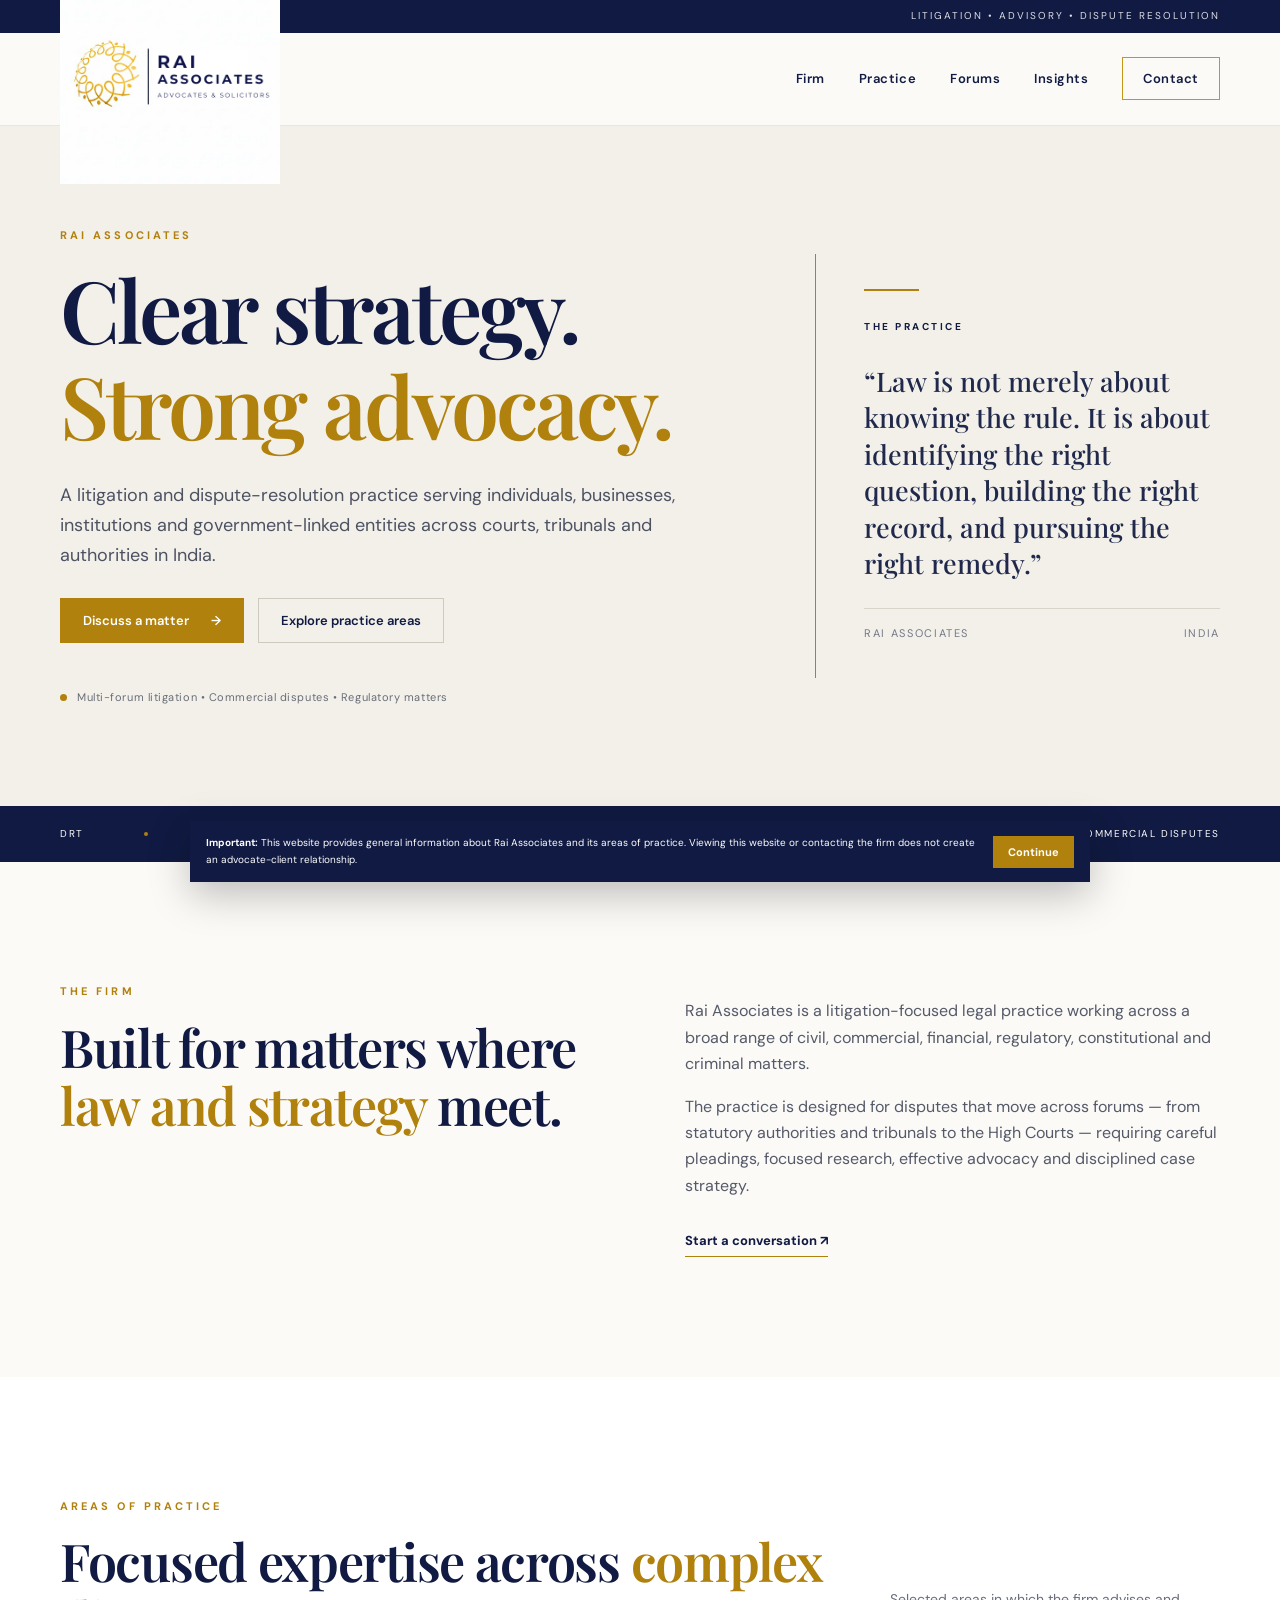
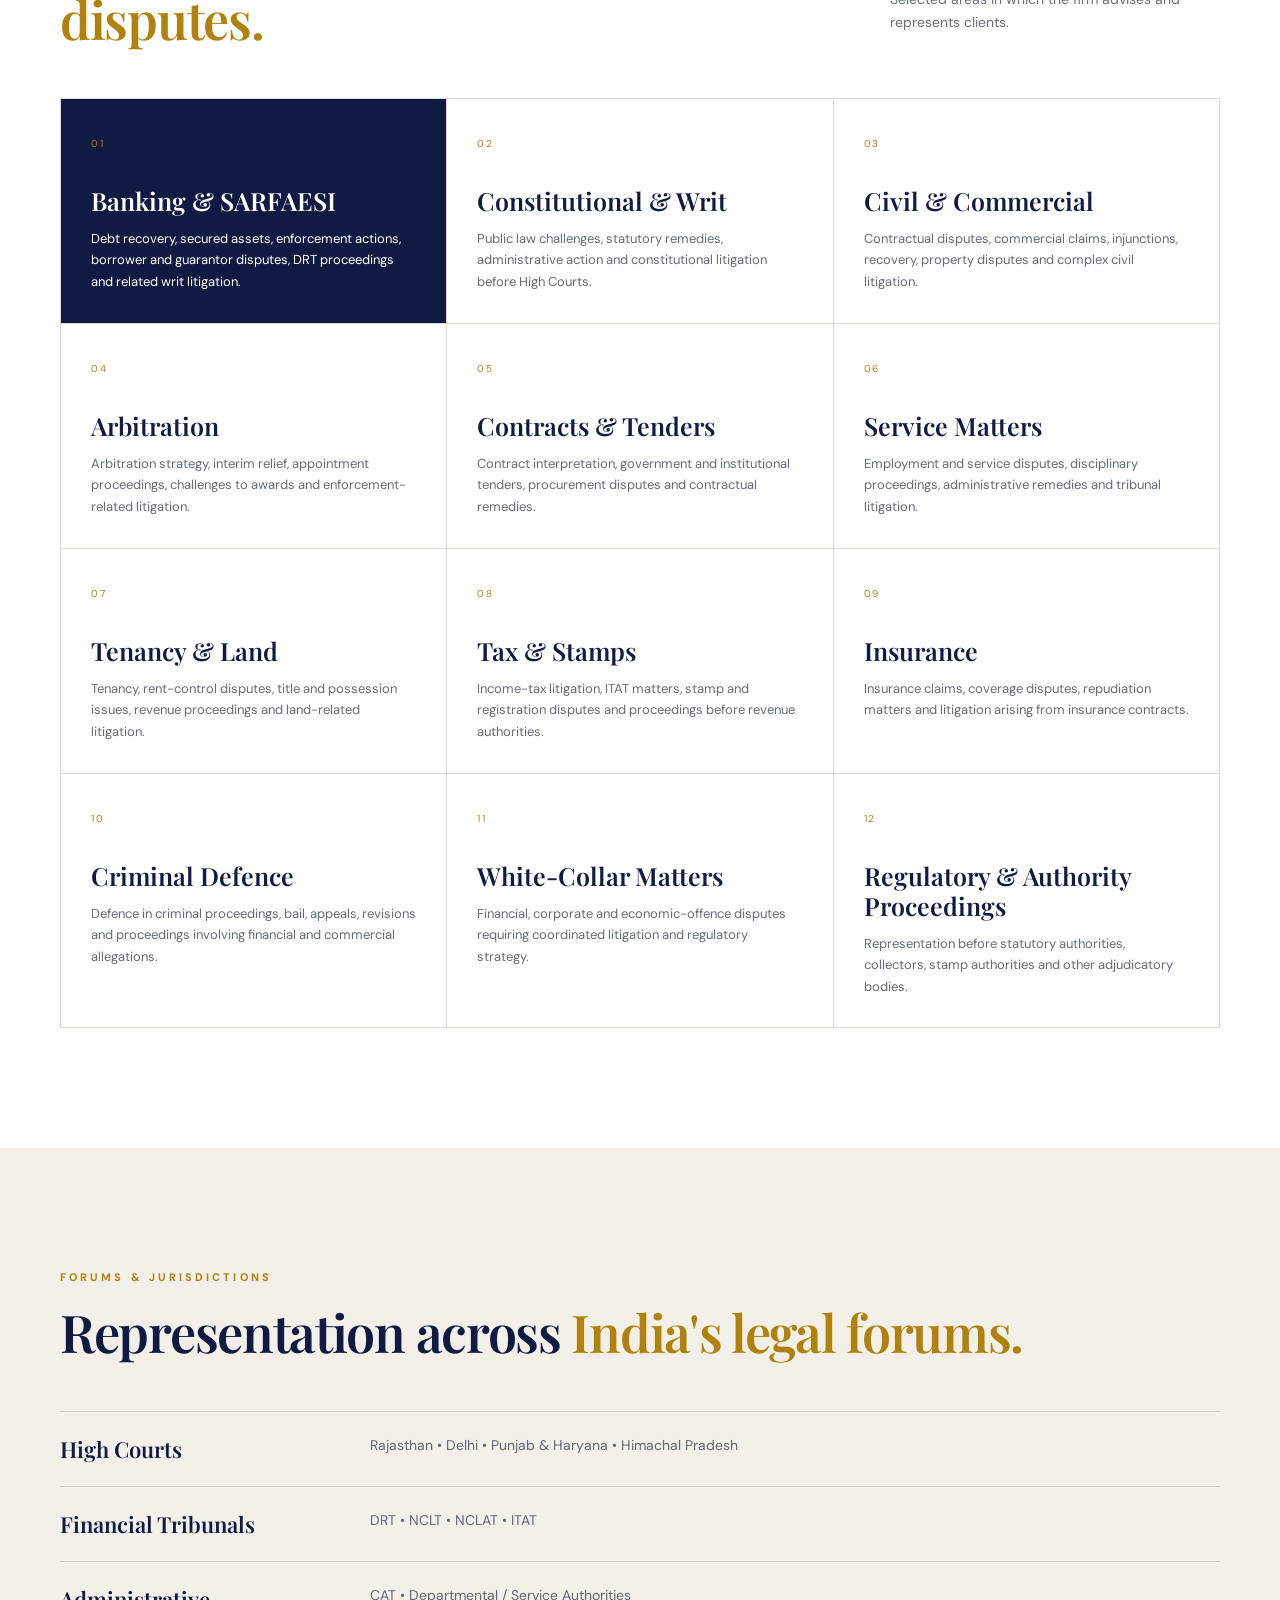
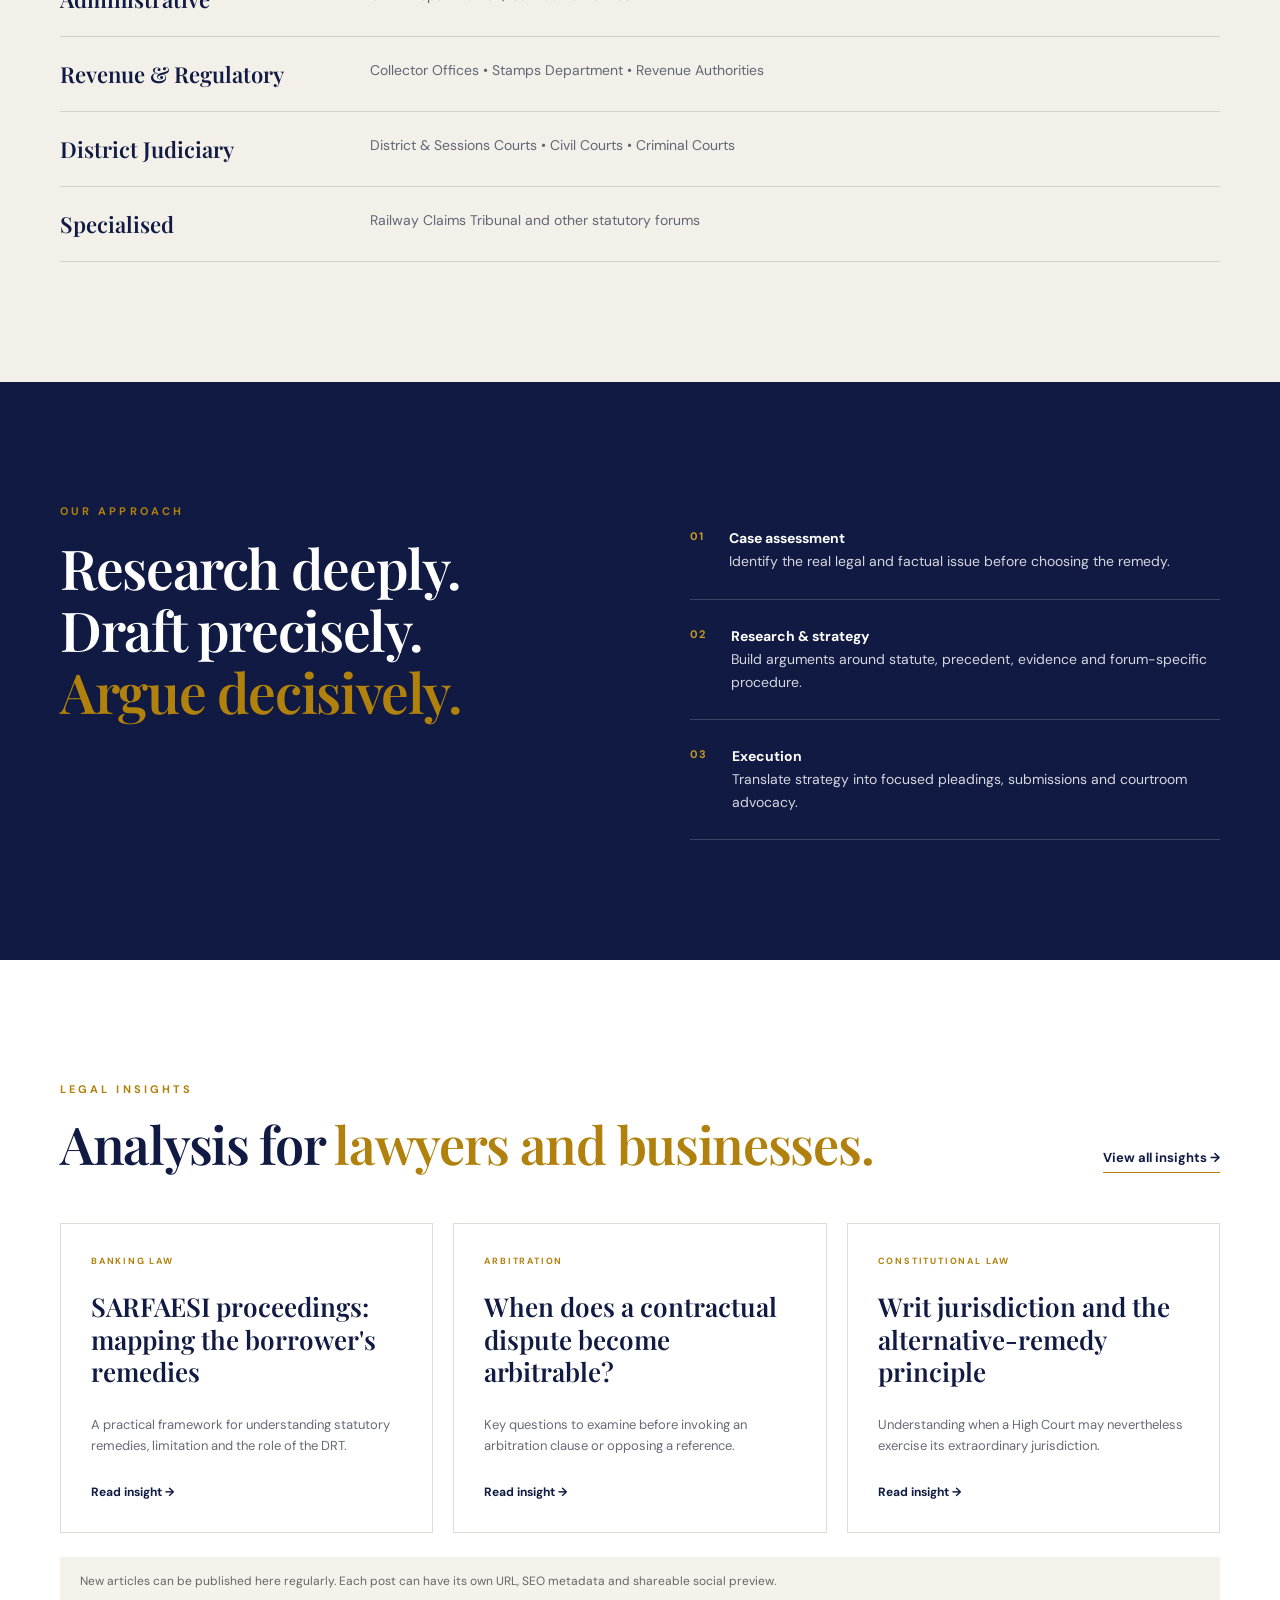
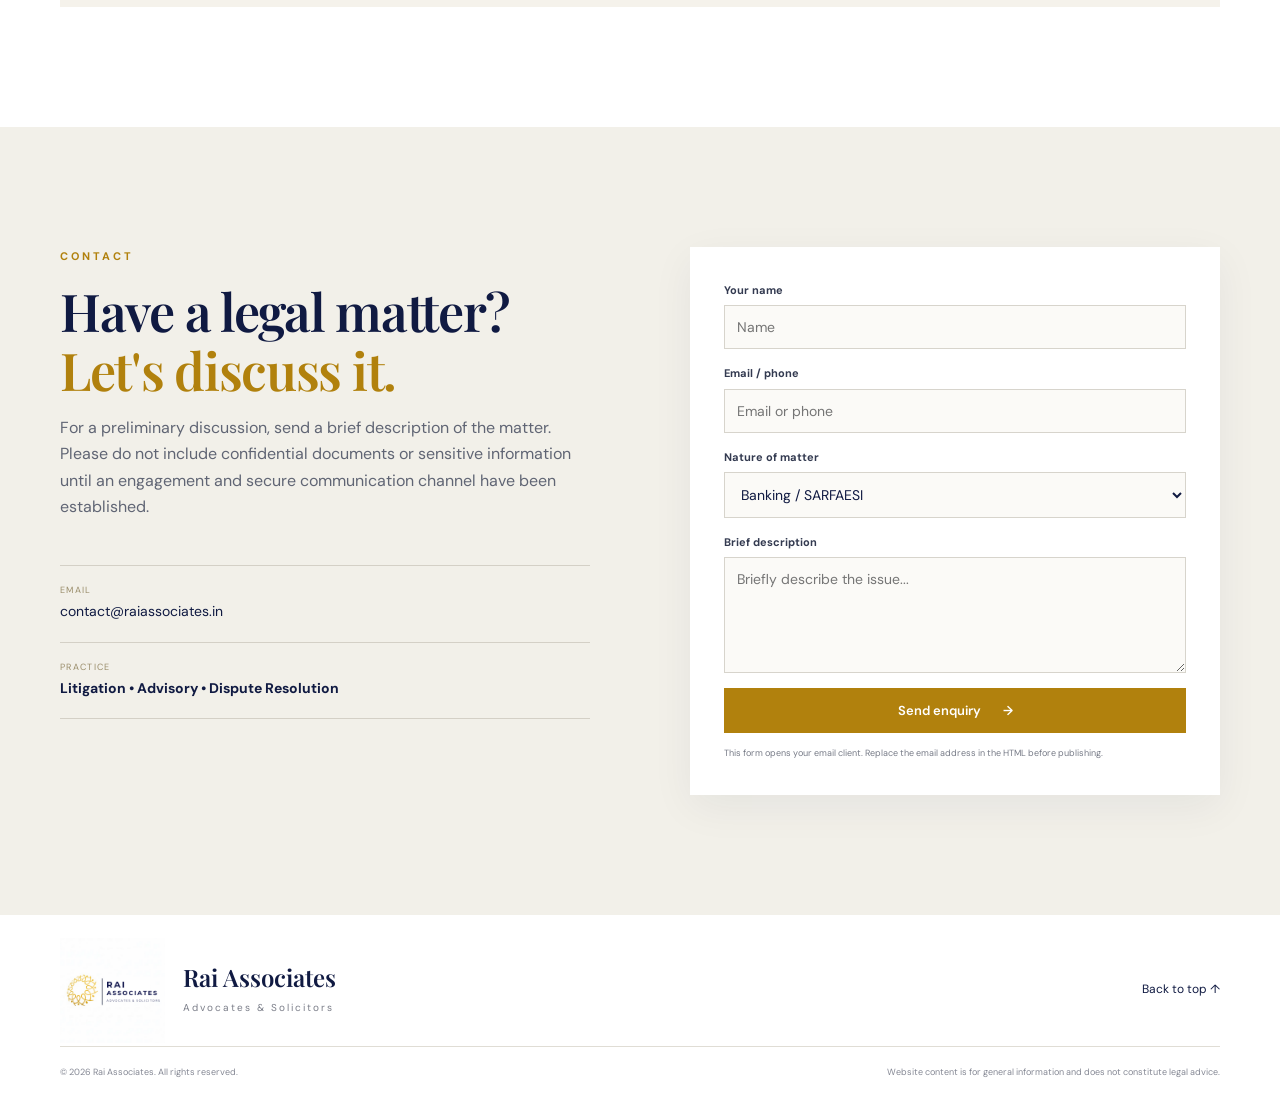
<file: index.html>
﻿<!doctype html>

<html lang="en">


<head>
  
<meta charset="utf-8">
  
<meta name="viewport" content="width=device-width, initial-scale=1">
  
<meta name="description" content="Rai Associates — Advocates & Solicitors. Litigation, banking, SARFAESI, constitutional, civil, arbitration, commercial, service, tenancy, land, insurance, criminal defence and white-collar matters across India.">
  

<title>Rai Associates | Advocates & Solicitors</title>
  
<link rel="icon" href="RAI.png">
  <link rel="preconnect" href="https://fonts.googleapis.com">
 
<link rel="preconnect" href="https://fonts.gstatic.com" crossorigin>
  
<link href="https://fonts.googleapis.com/css2?family=DM+Sans:wght@400;500;600;700&family=Playfair+Display:wght@500;600;700&display=swap" rel="stylesheet">
 
<link rel="stylesheet" href="styles.css">
</head>


<body>
 


 <div class="topline">
   
 <div class="container top-inner">
      
<span>ADVOCATES &amp; SOLICITORS</span>
      
<span>Litigation • Advisory • Dispute Resolution</span>
    </div>
  
</div>

  <header class="site-header" id="home">
    <div class="container nav-wrap">
     
 <a class="brand" href="#home" aria-label="Rai Associates home">
        <img src="RAI.png" alt="Rai Associates logo">
      
</a>
      <button class="menu-btn" aria-label="Open navigation" aria-expanded="false">☰</button>
  
    <nav class="nav" aria-label="Primary navigation">
  
      <a href="#about">Firm</a>
        
<a href="#practice">Practice</a>
        <a href="#forums">Forums</a>
   
    <a href="#insights">Insights</a>
        <a href="#contact" class="nav-cta">Contact</a>
 
     </nav>
    </div>
  </header>

  <main>
    <section class="hero">
      <div class="hero-grid container">
       
 <div class="hero-copy">
          <p class="eyebrow">RAI ASSOCIATES</p>
      
    <h1>Clear strategy.<br><em>Strong advocacy.</em></h1>
       
   <p class="hero-text">A litigation and dispute-resolution practice serving individuals, businesses, institutions and government-linked entities across courts, tribunals and authorities in India.</p>
          <div class="hero-actions">
           
 <a href="#contact" class="btn btn-primary">Discuss a matter <span>→</span></a>
    
        <a href="#practice" class="btn btn-ghost">Explore practice areas</a>
          </div>
     
     <div class="hero-note">
            <span class="gold-dot"></span>
           
 <span>Multi-forum litigation • Commercial disputes • Regulatory matters</span>
          </div>
        </div>
        <div class="hero-panel">
          <div class="panel-rule"></div>
          <p class="panel-kicker">THE PRACTICE</p>
          <p class="panel-quote">“Law is not merely about knowing the rule. It is about identifying the right question, building the right record, and pursuing the right remedy.”</p>
          <div class="panel-meta">
            <span>Rai Associates</span>
            <span>India</span>
          </div>
        </div>
      </div>
    </section>

    <section class="ticker">
      <div class="container ticker-inner">
        <span>DRT</span><i></i><span>NCLT / NCLAT</span><i></i><span>HIGH COURTS</span><i></i><span>ITAT</span><i></i><span>CAT</span><i></i><span>RCT</span><i></i><span>COMMERCIAL DISPUTES</span>
      </div>
    </section>

    <section class="section about" id="about">
      <div class="container two-col">
        <div>
          <p class="eyebrow">THE FIRM</p>
          <h2>Built for matters where <em>law and strategy</em> meet.</h2>
        </div>
        <div class="section-copy">
          <p>Rai Associates is a litigation-focused legal practice working across a broad range of civil, commercial, financial, regulatory, constitutional and criminal matters.</p>
          <p>The practice is designed for disputes that move across forums — from statutory authorities and tribunals to the High Courts — requiring careful pleadings, focused research, effective advocacy and disciplined case strategy.</p>
          <a class="text-link" href="#contact">Start a conversation <span>↗</span></a>
        </div>
      </div>
    </section>

    <section class="section practice" id="practice">
      <div class="container">
        <div class="section-head">
          <div>
            <p class="eyebrow">AREAS OF PRACTICE</p>
            <h2>Focused expertise across <em>complex disputes.</em></h2>
          </div>
          <p class="section-intro">Selected areas in which the firm advises and represents clients.</p>
        </div>
        <div class="practice-grid">
          <article class="practice-card featured">
            <span class="num">01</span><h3>Banking &amp; SARFAESI</h3>
            <p>Debt recovery, secured assets, enforcement actions, borrower and guarantor disputes, DRT proceedings and related writ litigation.</p>
          </article>
          <article class="practice-card"><span class="num">02</span><h3>Constitutional &amp; Writ</h3><p>Public law challenges, statutory remedies, administrative action and constitutional litigation before High Courts.</p></article>
          <article class="practice-card"><span class="num">03</span><h3>Civil &amp; Commercial</h3><p>Contractual disputes, commercial claims, injunctions, recovery, property disputes and complex civil litigation.</p></article>
          <article class="practice-card"><span class="num">04</span><h3>Arbitration</h3><p>Arbitration strategy, interim relief, appointment proceedings, challenges to awards and enforcement-related litigation.</p></article>
          <article class="practice-card"><span class="num">05</span><h3>Contracts &amp; Tenders</h3><p>Contract interpretation, government and institutional tenders, procurement disputes and contractual remedies.</p></article>
          <article class="practice-card"><span class="num">06</span><h3>Service Matters</h3><p>Employment and service disputes, disciplinary proceedings, administrative remedies and tribunal litigation.</p></article>
          <article class="practice-card"><span class="num">07</span><h3>Tenancy &amp; Land</h3><p>Tenancy, rent-control disputes, title and possession issues, revenue proceedings and land-related litigation.</p></article>
          <article class="practice-card"><span class="num">08</span><h3>Tax &amp; Stamps</h3><p>Income-tax litigation, ITAT matters, stamp and registration disputes and proceedings before revenue authorities.</p></article>
          <article class="practice-card"><span class="num">09</span><h3>Insurance</h3><p>Insurance claims, coverage disputes, repudiation matters and litigation arising from insurance contracts.</p></article>
          <article class="practice-card"><span class="num">10</span><h3>Criminal Defence</h3><p>Defence in criminal proceedings, bail, appeals, revisions and proceedings involving financial and commercial allegations.</p></article>
          <article class="practice-card"><span class="num">11</span><h3>White-Collar Matters</h3><p>Financial, corporate and economic-offence disputes requiring coordinated litigation and regulatory strategy.</p></article>
          <article class="practice-card"><span class="num">12</span><h3>Regulatory &amp; Authority Proceedings</h3><p>Representation before statutory authorities, collectors, stamp authorities and other adjudicatory bodies.</p></article>
        </div>
      </div>
    </section>

    <section class="section forums" id="forums">
      <div class="container">
        <div class="section-head">
          <div>
            <p class="eyebrow">FORUMS &amp; JURISDICTIONS</p>
            <h2>Representation across <em>India's legal forums.</em></h2>
          </div>
        </div>
        <div class="forum-list">
          <div><strong>High Courts</strong><span>Rajasthan • Delhi • Punjab &amp; Haryana • Himachal Pradesh</span></div>
          <div><strong>Financial Tribunals</strong><span>DRT • NCLT • NCLAT • ITAT</span></div>
          <div><strong>Administrative</strong><span>CAT • Departmental / Service Authorities</span></div>
          <div><strong>Revenue &amp; Regulatory</strong><span>Collector Offices • Stamps Department • Revenue Authorities</span></div>
          <div><strong>District Judiciary</strong><span>District &amp; Sessions Courts • Civil Courts • Criminal Courts</span></div>
          <div><strong>Specialised</strong><span>Railway Claims Tribunal and other statutory forums</span></div>
        </div>
      </div>
    </section>

    <section class="section approach">
      <div class="container">
        <div class="approach-box">
          <div>
            <p class="eyebrow">OUR APPROACH</p>
            <h2>Research deeply.<br>Draft precisely.<br><em>Argue decisively.</em></h2>
          </div>
          <div class="approach-points">
            <div><b>01</b><span><strong>Case assessment</strong><br>Identify the real legal and factual issue before choosing the remedy.</span></div>
            <div><b>02</b><span><strong>Research &amp; strategy</strong><br>Build arguments around statute, precedent, evidence and forum-specific procedure.</span></div>
            <div><b>03</b><span><strong>Execution</strong><br>Translate strategy into focused pleadings, submissions and courtroom advocacy.</span></div>
          </div>
        </div>
      </div>
    </section>

    <section class="section insights" id="insights">
      <div class="container">
        <div class="section-head">
          <div>
            <p class="eyebrow">LEGAL INSIGHTS</p>
            <h2>Analysis for <em>lawyers and businesses.</em></h2>
          </div>
          <a href="#" class="text-link">View all insights <span>→</span></a>
        </div>
        <div class="blog-grid">
          <article class="blog-card"><span class="tag">BANKING LAW</span><h3>SARFAESI proceedings: mapping the borrower's remedies</h3><p>A practical framework for understanding statutory remedies, limitation and the role of the DRT.</p><a href="C:\Users\alokgargnew\Downloads\Rai_Associates_Website\Practical.html">Read insight →</a></article>
          <article class="blog-card"><span class="tag">ARBITRATION</span><h3>When does a contractual dispute become arbitrable?</h3><p>Key questions to examine before invoking an arbitration clause or opposing a reference.</p><a href="C:\Users\alokgargnew\Downloads\Rai_Associates_Website\Arbitration.html">Read insight →</a></article>
          <article class="blog-card"><span class="tag">CONSTITUTIONAL LAW</span><h3>Writ jurisdiction and the alternative-remedy principle</h3><p>Understanding when a High Court may nevertheless exercise its extraordinary jurisdiction.</p><a href="#">Read insight →</a></article>
        </div>
        <div class="blog-note">New articles can be published here regularly. Each post can have its own URL, SEO metadata and shareable social preview.</div>
      </div>
    </section>

    <section class="section contact" id="contact">
      <div class="container contact-grid">
        <div>
          <p class="eyebrow">CONTACT</p>
          <h2>Have a legal matter?<br><em>Let's discuss it.</em></h2>
          <p class="contact-copy">For a preliminary discussion, send a brief description of the matter. Please do not include confidential documents or sensitive information until an engagement and secure communication channel have been established.</p>
          <div class="contact-details">
            <div><span>Email</span><a href="mailto:gcga1962ba@gmail.com">contact@raiassociates.in</a></div>
            <div><span>Practice</span><strong>Litigation • Advisory • Dispute Resolution</strong></div>
          </div>
        </div>
        <form class="contact-form" id="contactForm">
          <label>Your name<input required name="name" placeholder="Name"></label>
          <label>Email / phone<input required name="contact" placeholder="Email or phone"></label>
          <label>Nature of matter<select name="matter"><option>Banking / SARFAESI</option><option>Civil / Commercial</option><option>Arbitration</option><option>Constitutional / Writ</option><option>Service</option><option>Tax / Stamps</option><option>Property / Tenancy / Land</option><option>Criminal / White-collar</option><option>Other</option></select></label>
          <label>Brief description<textarea required name="message" rows="5" placeholder="Briefly describe the issue..."></textarea></label>
          <button class="btn btn-primary" type="submit">Send enquiry <span>→</span></button>
       

   <small>This form opens your email client. Replace the email address in the HTML before publishing.</small>
        </form>
      </div>
    </section>
  </main>

  <footer>
    <div class="container footer-top">
      <img src="RAI.png" alt="Rai Associates">
      <div><p>Rai Associates</p><span>Advocates &amp; Solicitors</span></div>
      <a href="#home">Back to top ↑</a>
    </div>
    <div class="container footer-bottom">
      <span>© 2026 Rai Associates. All rights reserved.</span>
      <span>Website content is for general information and does not constitute legal advice.</span>
    </div>
  </footer>

  <div class="disclaimer" id="disclaimer">
    <div><strong>Important:</strong> This website provides general information about Rai Associates and its areas of practice. Viewing this website or contacting the firm does not create an advocate-client relationship.</div>
    <button id="closeDisclaimer">Continue</button>
  </div>

  <script src="script.js"></script>
</body>
</html>
</file>
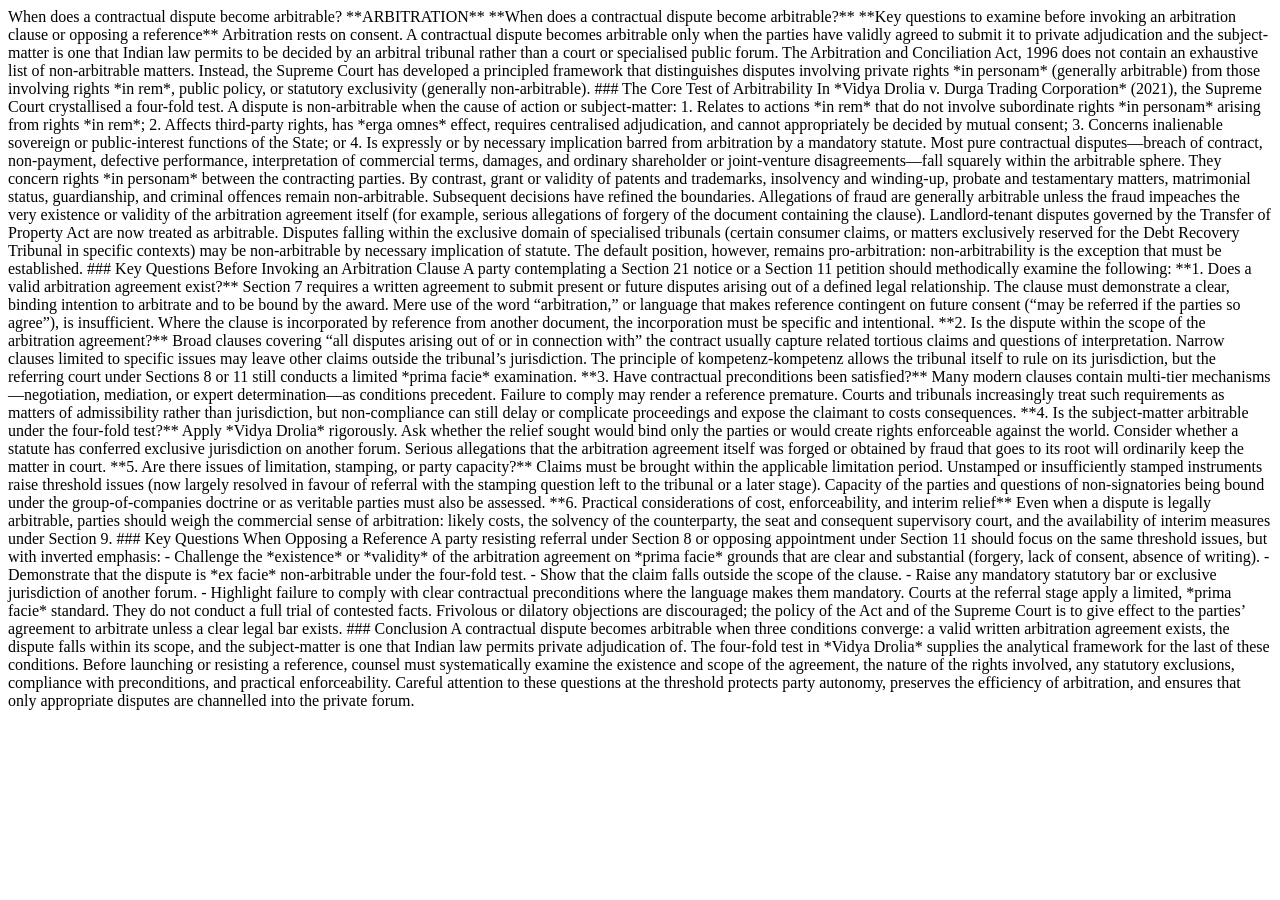
<file: Arbitration.html>
﻿<html>
<head>
When does a contractual dispute become arbitrable?
</head>
<body>

**ARBITRATION**  
**When does a contractual dispute become arbitrable?**  
**Key questions to examine before invoking an arbitration clause or opposing a reference**

Arbitration rests on consent. A contractual dispute becomes arbitrable only when the parties have validly agreed to submit it to private adjudication and the subject-matter is one that Indian law permits to be decided by an arbitral tribunal rather than a court or specialised public forum. The Arbitration and Conciliation Act, 1996 does not contain an exhaustive list of non-arbitrable matters. Instead, the Supreme Court has developed a principled framework that distinguishes disputes involving private rights *in personam* (generally arbitrable) from those involving rights *in rem*, public policy, or statutory exclusivity (generally non-arbitrable).

### The Core Test of Arbitrability

In *Vidya Drolia v. Durga Trading Corporation* (2021), the Supreme Court crystallised a four-fold test. A dispute is non-arbitrable when the cause of action or subject-matter:

1. Relates to actions *in rem* that do not involve subordinate rights *in personam* arising from rights *in rem*;
2. Affects third-party rights, has *erga omnes* effect, requires centralised adjudication, and cannot appropriately be decided by mutual consent;
3. Concerns inalienable sovereign or public-interest functions of the State; or
4. Is expressly or by necessary implication barred from arbitration by a mandatory statute.

Most pure contractual disputes—breach of contract, non-payment, defective performance, interpretation of commercial terms, damages, and ordinary shareholder or joint-venture disagreements—fall squarely within the arbitrable sphere. They concern rights *in personam* between the contracting parties. By contrast, grant or validity of patents and trademarks, insolvency and winding-up, probate and testamentary matters, matrimonial status, guardianship, and criminal offences remain non-arbitrable.

Subsequent decisions have refined the boundaries. Allegations of fraud are generally arbitrable unless the fraud impeaches the very existence or validity of the arbitration agreement itself (for example, serious allegations of forgery of the document containing the clause). Landlord-tenant disputes governed by the Transfer of Property Act are now treated as arbitrable. Disputes falling within the exclusive domain of specialised tribunals (certain consumer claims, or matters exclusively reserved for the Debt Recovery Tribunal in specific contexts) may be non-arbitrable by necessary implication of statute. The default position, however, remains pro-arbitration: non-arbitrability is the exception that must be established.

### Key Questions Before Invoking an Arbitration Clause

A party contemplating a Section 21 notice or a Section 11 petition should methodically examine the following:

**1. Does a valid arbitration agreement exist?**  
Section 7 requires a written agreement to submit present or future disputes arising out of a defined legal relationship. The clause must demonstrate a clear, binding intention to arbitrate and to be bound by the award. Mere use of the word “arbitration,” or language that makes reference contingent on future consent (“may be referred if the parties so agree”), is insufficient. Where the clause is incorporated by reference from another document, the incorporation must be specific and intentional.

**2. Is the dispute within the scope of the arbitration agreement?**  
Broad clauses covering “all disputes arising out of or in connection with” the contract usually capture related tortious claims and questions of interpretation. Narrow clauses limited to specific issues may leave other claims outside the tribunal’s jurisdiction. The principle of kompetenz-kompetenz allows the tribunal itself to rule on its jurisdiction, but the referring court under Sections 8 or 11 still conducts a limited *prima facie* examination.

**3. Have contractual preconditions been satisfied?**  
Many modern clauses contain multi-tier mechanisms—negotiation, mediation, or expert determination—as conditions precedent. Failure to comply may render a reference premature. Courts and tribunals increasingly treat such requirements as matters of admissibility rather than jurisdiction, but non-compliance can still delay or complicate proceedings and expose the claimant to costs consequences.

**4. Is the subject-matter arbitrable under the four-fold test?**  
Apply *Vidya Drolia* rigorously. Ask whether the relief sought would bind only the parties or would create rights enforceable against the world. Consider whether a statute has conferred exclusive jurisdiction on another forum. Serious allegations that the arbitration agreement itself was forged or obtained by fraud that goes to its root will ordinarily keep the matter in court.

**5. Are there issues of limitation, stamping, or party capacity?**  
Claims must be brought within the applicable limitation period. Unstamped or insufficiently stamped instruments raise threshold issues (now largely resolved in favour of referral with the stamping question left to the tribunal or a later stage). Capacity of the parties and questions of non-signatories being bound under the group-of-companies doctrine or as veritable parties must also be assessed.

**6. Practical considerations of cost, enforceability, and interim relief**  
Even when a dispute is legally arbitrable, parties should weigh the commercial sense of arbitration: likely costs, the solvency of the counterparty, the seat and consequent supervisory court, and the availability of interim measures under Section 9.

### Key Questions When Opposing a Reference

A party resisting referral under Section 8 or opposing appointment under Section 11 should focus on the same threshold issues, but with inverted emphasis:

- Challenge the *existence* or *validity* of the arbitration agreement on *prima facie* grounds that are clear and substantial (forgery, lack of consent, absence of writing).
- Demonstrate that the dispute is *ex facie* non-arbitrable under the four-fold test.
- Show that the claim falls outside the scope of the clause.
- Raise any mandatory statutory bar or exclusive jurisdiction of another forum.
- Highlight failure to comply with clear contractual preconditions where the language makes them mandatory.

Courts at the referral stage apply a limited, *prima facie* standard. They do not conduct a full trial of contested facts. Frivolous or dilatory objections are discouraged; the policy of the Act and of the Supreme Court is to give effect to the parties’ agreement to arbitrate unless a clear legal bar exists.

### Conclusion

A contractual dispute becomes arbitrable when three conditions converge: a valid written arbitration agreement exists, the dispute falls within its scope, and the subject-matter is one that Indian law permits private adjudication of. The four-fold test in *Vidya Drolia* supplies the analytical framework for the last of these conditions. Before launching or resisting a reference, counsel must systematically examine the existence and scope of the agreement, the nature of the rights involved, any statutory exclusions, compliance with preconditions, and practical enforceability. Careful attention to these questions at the threshold protects party autonomy, preserves the efficiency of arbitration, and ensures that only appropriate disputes are channelled into the private forum.

</body>
</html>
</file>
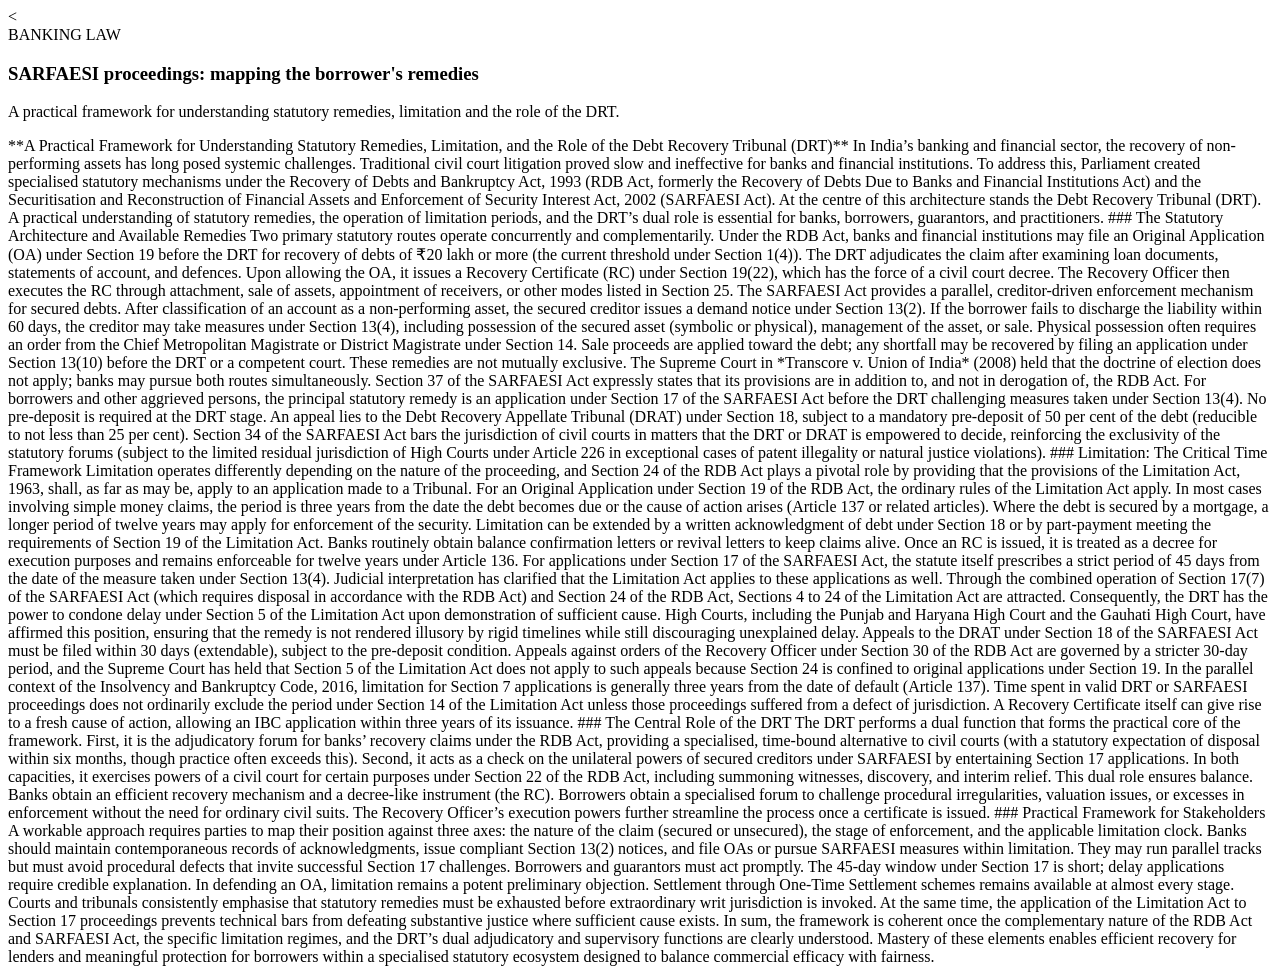
<file: Practical.html>
﻿<<html lang="en">


<head>
  

<article class="blog-card"><span class="tag">BANKING LAW</span><h3>SARFAESI proceedings: mapping the borrower's remedies</h3><p>A practical framework for understanding statutory remedies, limitation and the role of the DRT.</p>
<body>
**A Practical Framework for Understanding Statutory Remedies, Limitation, and the Role of the Debt Recovery Tribunal (DRT)**

In India’s banking and financial sector, the recovery of non-performing assets has long posed systemic challenges. Traditional civil court litigation proved slow and ineffective for banks and financial institutions. To address this, Parliament created specialised statutory mechanisms under the Recovery of Debts and Bankruptcy Act, 1993 (RDB Act, formerly the Recovery of Debts Due to Banks and Financial Institutions Act) and the Securitisation and Reconstruction of Financial Assets and Enforcement of Security Interest Act, 2002 (SARFAESI Act). At the centre of this architecture stands the Debt Recovery Tribunal (DRT). A practical understanding of statutory remedies, the operation of limitation periods, and the DRT’s dual role is essential for banks, borrowers, guarantors, and practitioners.

### The Statutory Architecture and Available Remedies

Two primary statutory routes operate concurrently and complementarily.

Under the RDB Act, banks and financial institutions may file an Original Application (OA) under Section 19 before the DRT for recovery of debts of ₹20 lakh or more (the current threshold under Section 1(4)). The DRT adjudicates the claim after examining loan documents, statements of account, and defences. Upon allowing the OA, it issues a Recovery Certificate (RC) under Section 19(22), which has the force of a civil court decree. The Recovery Officer then executes the RC through attachment, sale of assets, appointment of receivers, or other modes listed in Section 25.

The SARFAESI Act provides a parallel, creditor-driven enforcement mechanism for secured debts. After classification of an account as a non-performing asset, the secured creditor issues a demand notice under Section 13(2). If the borrower fails to discharge the liability within 60 days, the creditor may take measures under Section 13(4), including possession of the secured asset (symbolic or physical), management of the asset, or sale. Physical possession often requires an order from the Chief Metropolitan Magistrate or District Magistrate under Section 14. Sale proceeds are applied toward the debt; any shortfall may be recovered by filing an application under Section 13(10) before the DRT or a competent court.

These remedies are not mutually exclusive. The Supreme Court in *Transcore v. Union of India* (2008) held that the doctrine of election does not apply; banks may pursue both routes simultaneously. Section 37 of the SARFAESI Act expressly states that its provisions are in addition to, and not in derogation of, the RDB Act.

For borrowers and other aggrieved persons, the principal statutory remedy is an application under Section 17 of the SARFAESI Act before the DRT challenging measures taken under Section 13(4). No pre-deposit is required at the DRT stage. An appeal lies to the Debt Recovery Appellate Tribunal (DRAT) under Section 18, subject to a mandatory pre-deposit of 50 per cent of the debt (reducible to not less than 25 per cent). Section 34 of the SARFAESI Act bars the jurisdiction of civil courts in matters that the DRT or DRAT is empowered to decide, reinforcing the exclusivity of the statutory forums (subject to the limited residual jurisdiction of High Courts under Article 226 in exceptional cases of patent illegality or natural justice violations).

### Limitation: The Critical Time Framework

Limitation operates differently depending on the nature of the proceeding, and Section 24 of the RDB Act plays a pivotal role by providing that the provisions of the Limitation Act, 1963, shall, as far as may be, apply to an application made to a Tribunal.

For an Original Application under Section 19 of the RDB Act, the ordinary rules of the Limitation Act apply. In most cases involving simple money claims, the period is three years from the date the debt becomes due or the cause of action arises (Article 137 or related articles). Where the debt is secured by a mortgage, a longer period of twelve years may apply for enforcement of the security. Limitation can be extended by a written acknowledgment of debt under Section 18 or by part-payment meeting the requirements of Section 19 of the Limitation Act. Banks routinely obtain balance confirmation letters or revival letters to keep claims alive. Once an RC is issued, it is treated as a decree for execution purposes and remains enforceable for twelve years under Article 136.

For applications under Section 17 of the SARFAESI Act, the statute itself prescribes a strict period of 45 days from the date of the measure taken under Section 13(4). Judicial interpretation has clarified that the Limitation Act applies to these applications as well. Through the combined operation of Section 17(7) of the SARFAESI Act (which requires disposal in accordance with the RDB Act) and Section 24 of the RDB Act, Sections 4 to 24 of the Limitation Act are attracted. Consequently, the DRT has the power to condone delay under Section 5 of the Limitation Act upon demonstration of sufficient cause. High Courts, including the Punjab and Haryana High Court and the Gauhati High Court, have affirmed this position, ensuring that the remedy is not rendered illusory by rigid timelines while still discouraging unexplained delay.

Appeals to the DRAT under Section 18 of the SARFAESI Act must be filed within 30 days (extendable), subject to the pre-deposit condition. Appeals against orders of the Recovery Officer under Section 30 of the RDB Act are governed by a stricter 30-day period, and the Supreme Court has held that Section 5 of the Limitation Act does not apply to such appeals because Section 24 is confined to original applications under Section 19.

In the parallel context of the Insolvency and Bankruptcy Code, 2016, limitation for Section 7 applications is generally three years from the date of default (Article 137). Time spent in valid DRT or SARFAESI proceedings does not ordinarily exclude the period under Section 14 of the Limitation Act unless those proceedings suffered from a defect of jurisdiction. A Recovery Certificate itself can give rise to a fresh cause of action, allowing an IBC application within three years of its issuance.

### The Central Role of the DRT

The DRT performs a dual function that forms the practical core of the framework. First, it is the adjudicatory forum for banks’ recovery claims under the RDB Act, providing a specialised, time-bound alternative to civil courts (with a statutory expectation of disposal within six months, though practice often exceeds this). Second, it acts as a check on the unilateral powers of secured creditors under SARFAESI by entertaining Section 17 applications. In both capacities, it exercises powers of a civil court for certain purposes under Section 22 of the RDB Act, including summoning witnesses, discovery, and interim relief.

This dual role ensures balance. Banks obtain an efficient recovery mechanism and a decree-like instrument (the RC). Borrowers obtain a specialised forum to challenge procedural irregularities, valuation issues, or excesses in enforcement without the need for ordinary civil suits. The Recovery Officer’s execution powers further streamline the process once a certificate is issued.

### Practical Framework for Stakeholders

A workable approach requires parties to map their position against three axes: the nature of the claim (secured or unsecured), the stage of enforcement, and the applicable limitation clock.

Banks should maintain contemporaneous records of acknowledgments, issue compliant Section 13(2) notices, and file OAs or pursue SARFAESI measures within limitation. They may run parallel tracks but must avoid procedural defects that invite successful Section 17 challenges.

Borrowers and guarantors must act promptly. The 45-day window under Section 17 is short; delay applications require credible explanation. In defending an OA, limitation remains a potent preliminary objection. Settlement through One-Time Settlement schemes remains available at almost every stage.

Courts and tribunals consistently emphasise that statutory remedies must be exhausted before extraordinary writ jurisdiction is invoked. At the same time, the application of the Limitation Act to Section 17 proceedings prevents technical bars from defeating substantive justice where sufficient cause exists.

In sum, the framework is coherent once the complementary nature of the RDB Act and SARFAESI Act, the specific limitation regimes, and the DRT’s dual adjudicatory and supervisory functions are clearly understood. Mastery of these elements enables efficient recovery for lenders and meaningful protection for borrowers within a specialised statutory ecosystem designed to balance commercial efficacy with fairness.
</body>

<script src="script.js"></script>

</body>
</html>
</file>
<file: styles.css>
*{box-sizing:border-box}html{scroll-behavior:smooth}
body {
    margin: 0;
    color: #111b43;
    background-color: #fbfaf7;
    font-family: "DM Sans", sans-serif;
    line-height: 1.65;
    position: relative;
}

body::before {
    content: "";
    position: fixed;
    top: 50%;
    left: 50%;
    width: 650px;
    height: 650px;

    background-image: url("RAI.png");
    background-repeat: no-repeat;
    background-position: center;
    background-size: contain;

    transform: translate(-50%, -50%);

    /* Makes the logo a watermark */
    opacity: 0.05;

    pointer-events: none;
    z-index: -1;
}


{margin:0;color:#111b43;background:#fbfaf7;font-family:"DM Sans",sans-serif;line-height:1.65}.container{width:min(1160px,calc(100% - 48px));margin:auto}.topline{background:#101a42;color:#fff;font-size:10px;letter-spacing:.2em;text-transform:uppercase}.top-inner{display:flex;justify-content:space-between;padding:8px 0;opacity:.85}.site-header{position:sticky;top:0;z-index:20;background:rgba(251,250,247,.96);backdrop-filter:blur(12px);border-bottom:1px solid #e9e6de}.nav-wrap{height:92px;display:flex;align-items:center;justify-content:space-between}.brand img{width:220px;height:220px;object-fit:contain;margin:-64px 0}.nav{display:flex;gap:34px;align-items:center}.nav a{color:#111b43;text-decoration:none;font-size:13px;font-weight:600;letter-spacing:.04em}.nav-cta{border:1px solid #c59618;padding:10px 20px}.menu-btn{display:none;border:0;background:none;font-size:25px;color:#111b43}.hero{background:#f2f0e9;min-height:650px;display:flex;align-items:center}.hero-grid{display:grid;grid-template-columns:1.25fr .75fr;gap:80px;padding:100px 0}.eyebrow{font-size:11px;letter-spacing:.28em;color:#b1810d;font-weight:700;margin:0 0 17px}.hero h1,h2{font-family:"Playfair Display",serif;font-weight:600;line-height:1.12;margin:0;color:#101a42}.hero h1{font-size:clamp(54px,7vw,86px);letter-spacing:-.035em}.hero h1 em,h2 em{font-style:normal;color:#b1810d}.hero-text{font-size:18px;max-width:680px;color:#4d5263;margin:28px 0}.hero-actions{display:flex;gap:14px;flex-wrap:wrap}.btn{display:inline-flex;align-items:center;justify-content:center;gap:22px;padding:13px 22px;text-decoration:none;font:600 13px "DM Sans";border:1px solid #b1810d;cursor:pointer}.btn-primary{background:#b1810d;color:#fff}.btn-primary:hover{background:#946b08}.btn-ghost{color:#101a42;border-color:#cfcac0;background:transparent}.hero-note{margin-top:45px;display:flex;align-items:center;gap:10px;font-size:11px;letter-spacing:.05em;color:#696d78}.gold-dot{width:7px;height:7px;background:#b1810d;border-radius:50%}.hero-panel{align-self:center;border-left:1px solid #b1810d;padding:35px 0 35px 48px}.panel-rule{width:55px;height:2px;background:#b1810d;margin-bottom:28px}.panel-kicker{font-size:10px;letter-spacing:.25em;font-weight:700}.panel-quote{font:500 27px/1.35 "Playfair Display";color:#20294c}.panel-meta{display:flex;justify-content:space-between;border-top:1px solid #d8d4ca;padding-top:15px;font-size:11px;text-transform:uppercase;letter-spacing:.15em;color:#747786}.ticker{background:#101a42;color:#fff}.ticker-inner{min-height:56px;display:flex;align-items:center;justify-content:space-between;gap:18px;font-size:10px;letter-spacing:.16em;white-space:nowrap;overflow:hidden}.ticker i{width:4px;height:4px;border-radius:50%;background:#b1810d;flex:none}.section{padding:120px 0}.two-col{display:grid;grid-template-columns:1fr 1fr;gap:90px}.section h2{font-size:52px;letter-spacing:-.025em}.section-copy{max-width:600px;color:#555a69;font-size:16px}.text-link{display:inline-block;color:#101a42;text-decoration:none;font-weight:700;font-size:13px;border-bottom:1px solid #b1810d;padding-bottom:4px;margin-top:15px}.practice{background:#fff}.section-head{display:flex;justify-content:space-between;gap:50px;align-items:end;margin-bottom:50px}.section-intro{max-width:350px;color:#6a6e7c;font-size:14px}.practice-grid{display:grid;grid-template-columns:repeat(3,1fr);border-top:1px solid #ddd9d0;border-left:1px solid #ddd9d0}.practice-card{padding:30px;border-right:1px solid #ddd9d0;border-bottom:1px solid #ddd9d0;min-height:225px;transition:.2s}.practice-card:hover{background:#f5f1e7;transform:translateY(-2px)}.practice-card.featured{background:#101a42;color:#fff}.practice-card.featured h3,.practice-card.featured p{color:#fff}.num{font-size:10px;color:#b1810d;letter-spacing:.18em}.practice-card h3{font:600 25px/1.2 "Playfair Display";margin:30px 0 12px;color:#101a42}.practice-card p{font-size:13px;color:#666b79;margin:0}.forums{background:#f2f0e9}.forum-list{border-top:1px solid #d4d0c6}.forum-list div{display:grid;grid-template-columns:280px 1fr;gap:30px;padding:22px 0;border-bottom:1px solid #d4d0c6}.forum-list strong{font:600 22px "Playfair Display";color:#101a42}.forum-list span{font-size:14px;color:#626675}.approach{background:#101a42;color:#fff}.approach-box{display:grid;grid-template-columns:1fr 1fr;gap:100px}.approach h2{color:#fff;font-size:55px}.approach-points>div{display:flex;gap:25px;padding:25px 0;border-bottom:1px solid rgba(255,255,255,.18)}.approach-points b{color:#c69a22;font-size:11px;letter-spacing:.1em}.approach-points span{font-size:14px;color:#d5d7df}.approach-points strong{color:#fff}.insights{background:#fff}.blog-grid{display:grid;grid-template-columns:repeat(3,1fr);gap:20px}.blog-card{border:1px solid #dedbd4;padding:30px;min-height:310px;display:flex;flex-direction:column}.tag{font-size:9px;color:#b1810d;font-weight:700;letter-spacing:.2em}.blog-card h3{font:600 26px/1.25 "Playfair Display";color:#101a42;margin:22px 0 12px}.blog-card p{font-size:13px;color:#676b78}.blog-card a{margin-top:auto;color:#101a42;text-decoration:none;font-size:12px;font-weight:700}.blog-note{margin-top:24px;padding:15px 20px;background:#f5f2eb;font-size:12px;color:#666}.contact{background:#f2f0e9}.contact-grid{display:grid;grid-template-columns:1fr 1fr;gap:100px}.contact-copy{color:#606574;max-width:560px}.contact-details{margin-top:45px;border-top:1px solid #d4d0c6}.contact-details div{padding:17px 0;border-bottom:1px solid #d4d0c6}.contact-details span{display:block;text-transform:uppercase;letter-spacing:.15em;font-size:9px;color:#9a8d6b}.contact-details a,.contact-details strong{color:#101a42;text-decoration:none;font-size:14px}.contact-form{background:#fff;padding:34px;box-shadow:0 12px 40px rgba(17,27,67,.06)}.contact-form label{display:block;font-size:11px;font-weight:700;color:#333a50;margin-bottom:15px}.contact-form input,.contact-form select,.contact-form textarea{display:block;width:100%;margin-top:6px;padding:12px;border:1px solid #d7d4cc;background:#fbfaf7;font:14px "DM Sans";color:#101a42}.contact-form textarea{resize:vertical}.contact-form .btn{width:100%}.contact-form small{display:block;margin-top:13px;font-size:9px;color:#777b87}footer{background:#fff;padding:45px 0 20px}.footer-top{display:flex;align-items:center;gap:18px}.footer-top img{width:105px;height:105px;object-fit:contain;margin:-22px 0}.footer-top p{margin:0;font:600 24px "Playfair Display";color:#101a42}.footer-top span{font-size:10px;letter-spacing:.2em;color:#7a7d88}.footer-top>a{margin-left:auto;color:#101a42;text-decoration:none;font-size:12px}.footer-bottom{border-top:1px solid #e0ddd5;margin-top:25px;padding-top:18px;display:flex;justify-content:space-between;gap:20px;font-size:9px;color:#858894}.disclaimer{position:fixed;bottom:18px;left:50%;transform:translateX(-50%);width:min(900px,calc(100% - 30px));background:#101a42;color:#fff;padding:14px 16px;z-index:50;display:flex;align-items:center;gap:18px;box-shadow:0 12px 40px rgba(0,0,0,.25);font-size:10px}.disclaimer button{background:#b1810d;color:#fff;border:0;padding:9px 15px;font:700 11px "DM Sans";white-space:nowrap}@media(max-width:850px){.nav{display:none;position:absolute;top:92px;left:0;right:0;background:#fbfaf7;padding:20px 24px;flex-direction:column;align-items:flex-start;border-bottom:1px solid #ddd}.nav.open{display:flex}.menu-btn{display:block}.hero-grid,.two-col,.approach-box,.contact-grid{grid-template-columns:1fr;gap:50px}.hero{min-height:auto}.hero-grid{padding:75px 0}.hero-panel{padding-left:25px}.practice-grid,.blog-grid{grid-template-columns:1fr 1fr}.section{padding:85px 0}.section h2{font-size:43px}.section-head{align-items:flex-start;flex-direction:column;margin-bottom:35px}.forum-list div{grid-template-columns:1fr;gap:3px}.top-inner span:last-child{display:none}}@media(max-width:560px){.container{width:min(100% - 30px,1160px)}.topline{display:none}.nav-wrap{height:78px}.brand img{width:185px;height:185px;margin:-54px 0}.nav{top:78px}.hero h1{font-size:51px}.hero-text{font-size:16px}.ticker-inner{justify-content:flex-start}.ticker-inner span:nth-of-type(n+4),.ticker-inner i:nth-of-type(n+4){display:none}.practice-grid,.blog-grid{grid-template-columns:1fr}.practice-card{min-height:auto}.section{padding:70px 0}.section h2,.approach h2{font-size:39px}.footer-top{align-items:flex-start}.footer-top>a{display:none}.footer-bottom{flex-direction:column}.disclaimer{align-items:flex-start;flex-direction:column;gap:10px}.disclaimer button{width:100%}}
</file>
